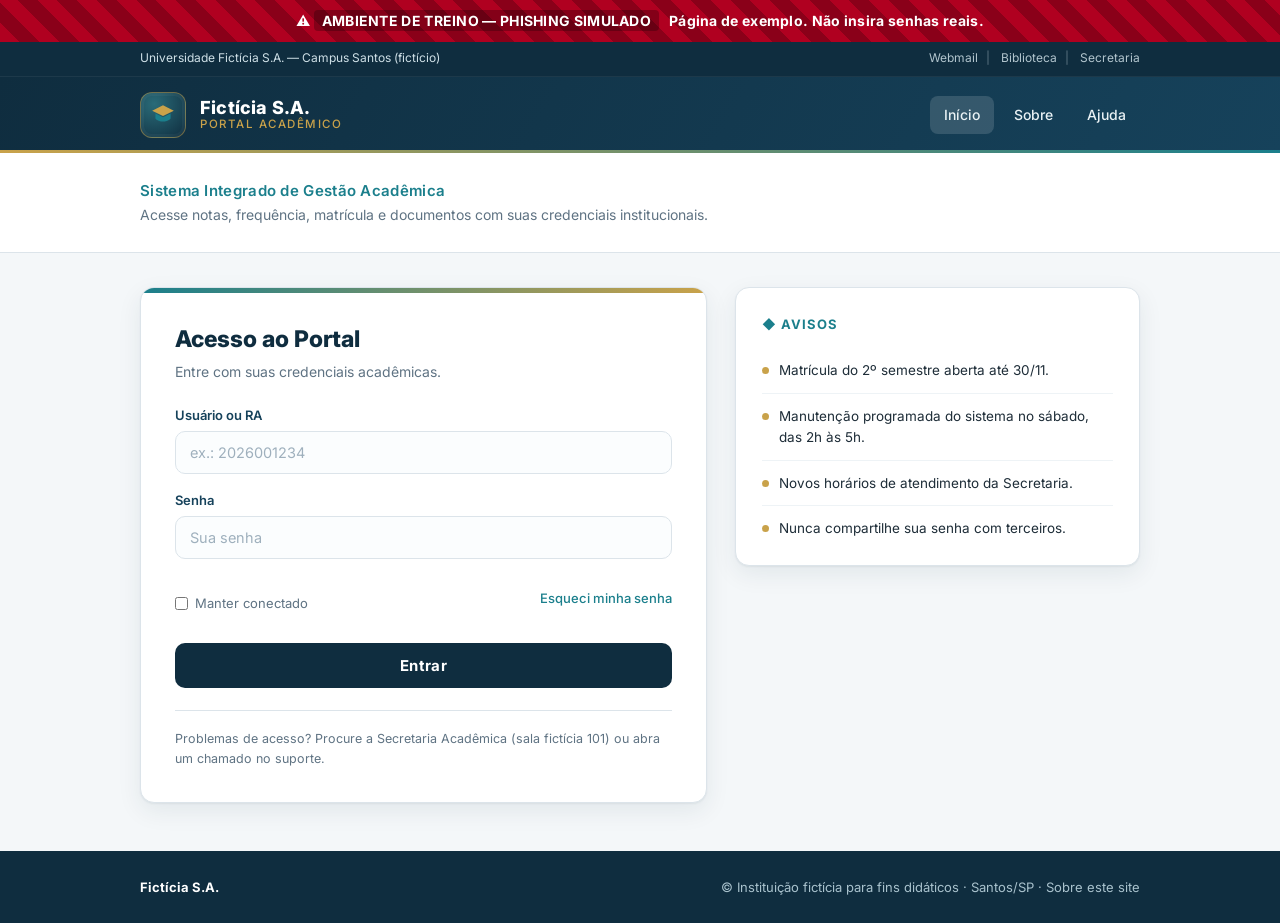
<file: index.html>
<!DOCTYPE html>
<html lang="pt-BR">

<!-- Mirrored from https://segurancasistemasinternet.github.io/site-alvo/ by HTTrack Website Copier/3.x [XR&CO], Fri, 16 Oct 2026 11:47:14 GMT -->
<!-- Added by HTTrack --><meta http-equiv="content-type" content="text/html;charset=utf-8" /><!-- /Added by HTTrack -->
<head>
  <meta charset="UTF-8">
  <meta name="viewport" content="width=device-width, initial-scale=1.0">
  <title>Portal Acadêmico — Fictícia S.A.</title>
  <link rel="stylesheet" href="css/estilo.css">
    <style>
    /* ---- Estilos exclusivos da versão de TREINO (não existem no site-alvo) ---- */
    .faixa-treino {
      background: repeating-linear-gradient(45deg,#b00020,#b00020 14px,#8a0019 14px,#8a0019 28px);
      color:#fff; text-align:center; font-weight:700; font-size:14px;
      padding:10px 12px; letter-spacing:.3px;
    }
    .faixa-treino span { background:rgba(0,0,0,.25); padding:2px 8px; border-radius:4px; }

    /* Overlay educativo exibido ao "enviar" o formulário */
    #overlay-educativo {
      display:none; position:fixed; inset:0; z-index:50;
      background:rgba(15,25,35,.92); color:#fff; overflow:auto; padding:40px 16px;
    }
    #overlay-educativo .painel {
      max-width:640px; margin:0 auto; background:#13202c;
      border:2px solid #b00020; border-radius:14px; padding:32px;
    }
    #overlay-educativo h2 { color:#ff6b7f; font-size:24px; margin-bottom:8px; }
    #overlay-educativo p.intro { color:#cfd9e2; margin-bottom:20px; }
    #overlay-educativo ol { margin:0 0 20px 20px; }
    #overlay-educativo li { margin:10px 0; line-height:1.5; }
    #overlay-educativo li strong { color:#ffd27f; }
    #overlay-educativo code { background:rgba(255,255,255,.1); padding:1px 5px; border-radius:4px; font-size:13px; }
    #overlay-educativo .fechar {
      background:#b00020; color:#fff; border:none; padding:11px 18px;
      border-radius:8px; font-size:15px; font-weight:600; cursor:pointer;
    }
    #overlay-educativo .fechar:hover { background:#8a0019; }
    #overlay-educativo .nota { margin-top:16px; font-size:12px; color:#8fa3b5; }
  </style>
</head>
<body>
  <!-- =====================================================================
       SITE-ALVO FICTÍCIO — uso exclusivamente educacional.
       "Fictícia S.A." é uma instituição inventada. Nenhuma marca real.
       Este é o site LEGÍTIMO que os alunos vão espelhar no laboratório.
       ===================================================================== -->

  <div class="faixa-treino">
    ⚠️ <span>AMBIENTE DE TREINO — PHISHING SIMULADO</span> &nbsp; Página de exemplo. Não insira senhas reais.
  </div>

  <!-- barra superior fina -->
  <div class="barra-fina">
    <div class="container">
      <span>Universidade Fictícia S.A. — Campus Santos (fictício)</span>
      <span>
        <a href="#">Webmail</a><span class="sep">|</span>
        <a href="#">Biblioteca</a><span class="sep">|</span>
        <a href="#">Secretaria</a>
      </span>
    </div>
  </div>

  <!-- cabeçalho -->
  <header class="topo">
    <div class="container topo-flex">
      <div class="marca">
        <span class="brasao" aria-hidden="true">
          <svg viewBox="0 0 24 24" fill="none" xmlns="http://www.w3.org/2000/svg">
            <path d="M12 3L2 8l10 5 10-5-10-5z" fill="#c9a24a"/>
            <path d="M5 10.5V15c0 1 3 3 7 3s7-2 7-3v-4.5l-7 3.5-7-3.5z" fill="#1b7f8c"/>
          </svg>
        </span>
        <span class="marca-texto">
          <span class="nome">Fictícia S.A.</span>
          <span class="sub">Portal Acadêmico</span>
        </span>
      </div>
      <nav class="menu">
        <a href="index-2.html" class="ativo">Início</a>
        <a href="sobre.html">Sobre</a>
        <a href="#">Ajuda</a>
      </nav>
    </div>
  </header>

  <!-- faixa hero -->
  <div class="hero">
    <div class="container">
      <h2>Sistema Integrado de Gestão Acadêmica</h2>
      <p>Acesse notas, frequência, matrícula e documentos com suas credenciais institucionais.</p>
    </div>
  </div>

  <!-- conteúdo -->
  <main class="container conteudo">
    <section class="cartao cartao-login">
      <h1>Acesso ao Portal</h1>
      <p class="subtitulo">Entre com suas credenciais acadêmicas.</p>

      <form action="#" method="post" autocomplete="off" onsubmit="return false;">
        <label for="usuario">Usuário ou RA</label>
        <input type="text" id="usuario" name="usuario" placeholder="ex.: 2026001234">

        <label for="senha">Senha</label>
        <input type="password" id="senha" name="senha" placeholder="Sua senha">

        <div class="linha-opcoes">
          <label class="checkbox"><input type="checkbox"> Manter conectado</label>
          <a href="#" class="link-pequeno">Esqueci minha senha</a>
        </div>

        <button type="submit" class="botao-primario">Entrar</button>
      </form>

      <p class="rodape-cartao">
        Problemas de acesso? Procure a Secretaria Acadêmica (sala fictícia 101)
        ou abra um chamado no suporte.
      </p>
    </section>

    <aside class="cartao avisos">
      <h3>◆ Avisos</h3>
      <ul>
        <li><span class="ponto"></span> Matrícula do 2º semestre aberta até 30/11.</li>
        <li><span class="ponto"></span> Manutenção programada do sistema no sábado, das 2h às 5h.</li>
        <li><span class="ponto"></span> Novos horários de atendimento da Secretaria.</li>
        <li><span class="ponto"></span> Nunca compartilhe sua senha com terceiros.</li>
      </ul>
    </aside>
  </main>

  <!-- rodapé -->
  <footer class="rodape">
    <div class="container">
      <span class="marca-mini">Fictícia S.A.</span>
      <span>© Instituição fictícia para fins didáticos · Santos/SP · <a href="sobre.html">Sobre este site</a></span>
    </div>
  </footer>
</body>

<!-- Mirrored from https://segurancasistemasinternet.github.io/site-alvo/ by HTTrack Website Copier/3.x [XR&CO], Fri, 16 Oct 2026 11:47:15 GMT -->
</html>
</file>
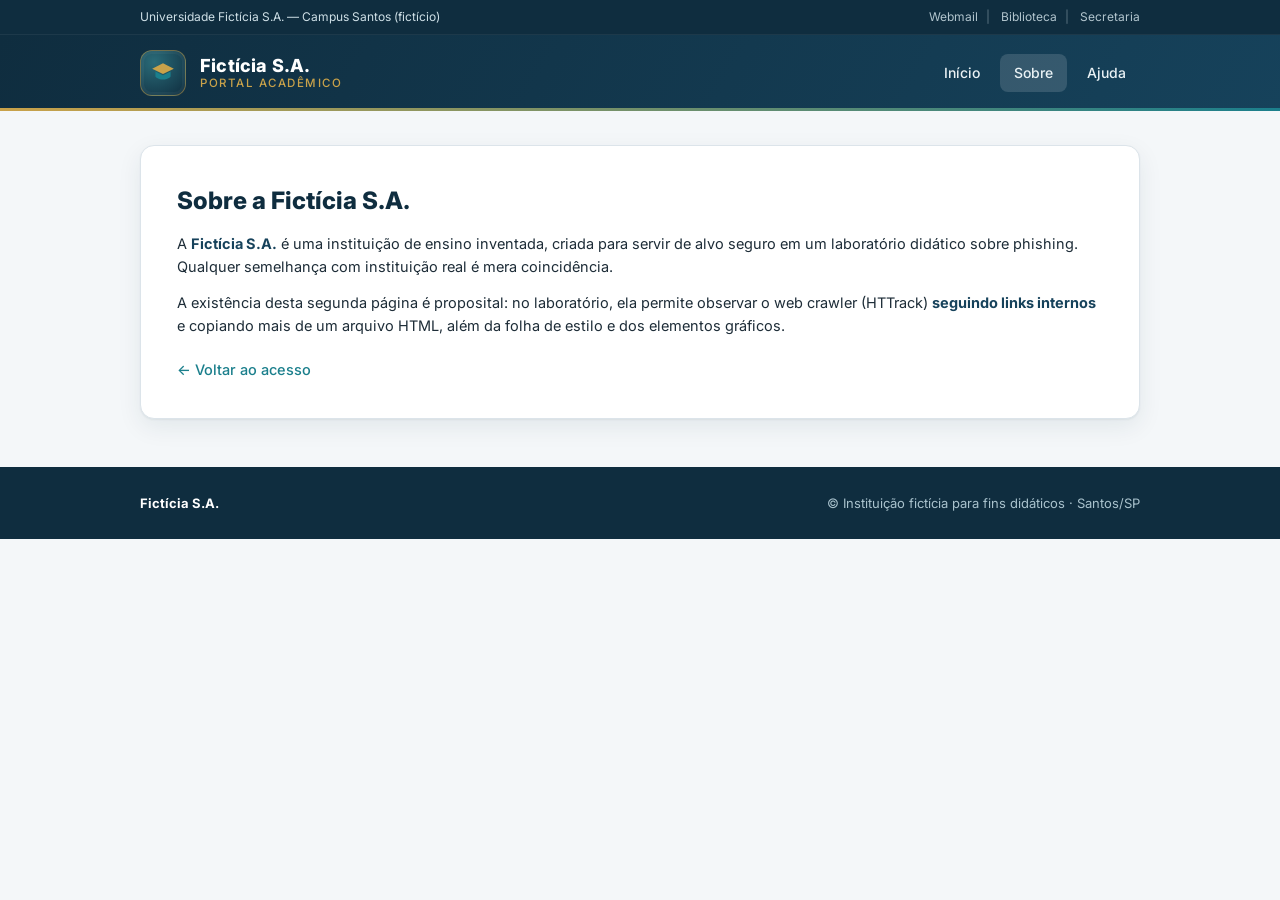
<file: sobre.html>
<!DOCTYPE html>
<html lang="pt-BR">

<!-- Mirrored from https://segurancasistemasinternet.github.io/site-alvo/sobre.html by HTTrack Website Copier/3.x [XR&CO], Fri, 16 Oct 2026 11:47:15 GMT -->
<!-- Added by HTTrack --><meta http-equiv="content-type" content="text/html;charset=utf-8" /><!-- /Added by HTTrack -->
<head>
  <meta charset="UTF-8">
  <meta name="viewport" content="width=device-width, initial-scale=1.0">
  <title>Sobre — Portal Acadêmico Fictícia S.A.</title>
  <link rel="stylesheet" href="css/estilo.css">
</head>
<body>
  <div class="barra-fina">
    <div class="container">
      <span>Universidade Fictícia S.A. — Campus Santos (fictício)</span>
      <span>
        <a href="#">Webmail</a><span class="sep">|</span>
        <a href="#">Biblioteca</a><span class="sep">|</span>
        <a href="#">Secretaria</a>
      </span>
    </div>
  </div>

  <header class="topo">
    <div class="container topo-flex">
      <div class="marca">
        <span class="brasao" aria-hidden="true">
          <svg viewBox="0 0 24 24" fill="none" xmlns="http://www.w3.org/2000/svg">
            <path d="M12 3L2 8l10 5 10-5-10-5z" fill="#c9a24a"/>
            <path d="M5 10.5V15c0 1 3 3 7 3s7-2 7-3v-4.5l-7 3.5-7-3.5z" fill="#1b7f8c"/>
          </svg>
        </span>
        <span class="marca-texto">
          <span class="nome">Fictícia S.A.</span>
          <span class="sub">Portal Acadêmico</span>
        </span>
      </div>
      <nav class="menu">
        <a href="index-2.html">Início</a>
        <a href="sobre.html" class="ativo">Sobre</a>
        <a href="#">Ajuda</a>
      </nav>
    </div>
  </header>

  <main class="container conteudo" style="grid-template-columns: 1fr;">
    <section class="cartao pagina-texto">
      <h1>Sobre a Fictícia S.A.</h1>
      <p>
        A <strong>Fictícia S.A.</strong> é uma instituição de ensino inventada,
        criada para servir de alvo seguro em um laboratório didático sobre phishing.
        Qualquer semelhança com instituição real é mera coincidência.
      </p>
      <p>
        A existência desta segunda página é proposital: no laboratório, ela permite
        observar o web crawler (HTTrack) <strong>seguindo links internos</strong> e
        copiando mais de um arquivo HTML, além da folha de estilo e dos elementos
        gráficos.
      </p>
      <p style="margin-top:22px;">
        <a href="index-2.html" class="link-pequeno">← Voltar ao acesso</a>
      </p>
    </section>
  </main>

  <footer class="rodape">
    <div class="container">
      <span class="marca-mini">Fictícia S.A.</span>
      <span>© Instituição fictícia para fins didáticos · Santos/SP</span>
    </div>
  </footer>
</body>

<!-- Mirrored from https://segurancasistemasinternet.github.io/site-alvo/sobre.html by HTTrack Website Copier/3.x [XR&CO], Fri, 16 Oct 2026 11:47:15 GMT -->
</html>
</file>
<file: css/estilo.css>
/* ============================================================
   Portal Acadêmico — Fictícia S.A.
   Folha de estilo do site-alvo (uso didático).
   Instituição inventada; nenhuma marca real.
   ============================================================ */

@import url('https://fonts.googleapis.com/css2?family=Inter:wght@400;500;600;700;800&display=swap');

:root {
  /* paleta institucional fictícia: azul-petróleo + dourado */
  --tinta:        #0f2d3f;   /* azul-petróleo escuro */
  --tinta-2:      #16425b;
  --acento:       #1b7f8c;   /* turquesa */
  --dourado:      #c9a24a;   /* detalhe nobre */
  --fundo:        #f4f7f9;
  --superficie:   #ffffff;
  --borda:        #dce4ea;
  --texto:        #1e2d38;
  --texto-suave:  #5f7383;
  --sombra:       0 1px 2px rgba(15,45,63,.06), 0 8px 24px rgba(15,45,63,.08);
  --raio:         14px;
}

* { box-sizing: border-box; margin: 0; padding: 0; }

body {
  font-family: 'Inter', 'Segoe UI', Arial, sans-serif;
  background: var(--fundo);
  color: var(--texto);
  line-height: 1.55;
  -webkit-font-smoothing: antialiased;
}

.container { max-width: 1040px; margin: 0 auto; padding: 0 20px; }

/* ---------- Barra superior fina ---------- */
.barra-fina {
  background: var(--tinta);
  color: #cfe0e7;
  font-size: 12px;
  border-bottom: 1px solid rgba(255,255,255,.06);
}
.barra-fina .container { display: flex; justify-content: space-between; align-items: center; height: 34px; }
.barra-fina a { color: #cfe0e7; text-decoration: none; opacity: .85; }
.barra-fina a:hover { opacity: 1; }
.barra-fina .sep { opacity: .4; margin: 0 8px; }

/* ---------- Cabeçalho ---------- */
.topo {
  background: linear-gradient(120deg, var(--tinta) 0%, var(--tinta-2) 100%);
  color: #fff;
  position: relative;
}
.topo::after {
  content: ""; position: absolute; left: 0; right: 0; bottom: 0; height: 3px;
  background: linear-gradient(90deg, var(--dourado), var(--acento));
}
.topo-flex { display: flex; align-items: center; justify-content: space-between; min-height: 76px; }

.marca { display: flex; align-items: center; gap: 14px; }
.brasao {
  width: 46px; height: 46px; flex: none;
  display: grid; place-items: center;
  border-radius: 12px;
  background: radial-gradient(circle at 30% 25%, #2a6b78, #0f2d3f);
  border: 1px solid rgba(201,162,74,.5);
  box-shadow: inset 0 0 0 3px rgba(255,255,255,.04);
}
.brasao svg { width: 26px; height: 26px; }
.marca-texto { line-height: 1.15; }
.marca-texto .nome { font-weight: 800; font-size: 18px; letter-spacing: .2px; }
.marca-texto .sub { display: block; font-size: 11.5px; font-weight: 500; color: var(--dourado); text-transform: uppercase; letter-spacing: 1.5px; }

.menu { display: flex; gap: 6px; }
.menu a {
  color: #eaf2f5; text-decoration: none; font-size: 14px; font-weight: 500;
  padding: 8px 14px; border-radius: 8px; transition: background .15s;
}
.menu a:hover { background: rgba(255,255,255,.10); }
.menu a.ativo { background: rgba(255,255,255,.14); }

/* ---------- Faixa hero ---------- */
.hero {
  background: var(--superficie);
  border-bottom: 1px solid var(--borda);
}
.hero .container { padding-top: 26px; padding-bottom: 26px; }
.hero h2 { font-size: 15px; font-weight: 600; color: var(--acento); letter-spacing: .3px; }
.hero p { color: var(--texto-suave); font-size: 14px; margin-top: 2px; }

/* ---------- Conteúdo ---------- */
.conteudo {
  display: grid; grid-template-columns: 1.4fr 1fr; gap: 28px;
  margin: 34px auto 48px; align-items: start;
}

.cartao {
  background: var(--superficie);
  border: 1px solid var(--borda);
  border-radius: var(--raio);
  box-shadow: var(--sombra);
}

/* cartão de login */
.cartao-login { padding: 34px; position: relative; overflow: hidden; }
.cartao-login::before {
  content: ""; position: absolute; top: 0; left: 0; width: 100%; height: 5px;
  background: linear-gradient(90deg, var(--acento), var(--dourado));
}
.cartao-login h1 { font-size: 23px; color: var(--tinta); font-weight: 800; }
.subtitulo { color: var(--texto-suave); font-size: 14px; margin: 4px 0 22px; }

form label { display: block; font-size: 13px; font-weight: 600; color: var(--tinta-2); margin: 16px 0 6px; }
form input[type="text"], form input[type="password"] {
  width: 100%; padding: 12px 14px; font-size: 14.5px; font-family: inherit;
  border: 1.5px solid var(--borda); border-radius: 10px; background: #fbfdfe;
  transition: border-color .15s, box-shadow .15s;
}
form input::placeholder { color: #9fb0bd; }
form input:focus {
  outline: none; border-color: var(--acento);
  box-shadow: 0 0 0 3px rgba(27,127,140,.15); background: #fff;
}

.linha-opcoes { display: flex; justify-content: space-between; align-items: center; margin: 18px 0 6px; font-size: 13px; }
.checkbox { font-weight: 400; color: var(--texto-suave); display: flex; align-items: center; gap: 7px; cursor: pointer; }
.checkbox input { accent-color: var(--acento); }
.link-pequeno { color: var(--acento); text-decoration: none; font-weight: 500; }
.link-pequeno:hover { text-decoration: underline; }

.botao-primario {
  width: 100%; margin-top: 18px; padding: 13px; font-size: 15px; font-weight: 700; font-family: inherit;
  color: #fff; background: var(--tinta); border: none; border-radius: 10px; cursor: pointer;
  letter-spacing: .3px; transition: background .15s, transform .05s;
}
.botao-primario:hover { background: var(--acento); }
.botao-primario:active { transform: translateY(1px); }

.rodape-cartao {
  margin-top: 22px; padding-top: 18px; border-top: 1px solid var(--borda);
  font-size: 12.5px; color: var(--texto-suave);
}

/* coluna lateral */
.avisos { padding: 26px; }
.avisos h3 {
  font-size: 13px; color: var(--acento); font-weight: 700; text-transform: uppercase;
  letter-spacing: 1px; margin-bottom: 14px; display: flex; align-items: center; gap: 8px;
}
.avisos ul { list-style: none; }
.avisos li { font-size: 13.5px; padding: 12px 0; border-bottom: 1px solid #eef3f6; display: flex; gap: 10px; }
.avisos li:last-child { border-bottom: none; padding-bottom: 0; }
.avisos li .ponto { flex: none; width: 7px; height: 7px; border-radius: 50%; background: var(--dourado); margin-top: 7px; }

/* página sobre */
.pagina-texto { padding: 36px; }
.pagina-texto h1 { font-size: 24px; color: var(--tinta); font-weight: 800; margin-bottom: 6px; }
.pagina-texto p { font-size: 14.5px; color: var(--texto); margin-top: 14px; }
.pagina-texto p strong { color: var(--tinta-2); }

/* ---------- Rodapé ---------- */
.rodape { background: var(--tinta); color: #a9c2cd; padding: 26px 0; font-size: 13px; }
.rodape .container { display: flex; justify-content: space-between; align-items: center; flex-wrap: wrap; gap: 10px; }
.rodape .marca-mini { font-weight: 700; color: #fff; }
.rodape a { color: #a9c2cd; text-decoration: none; }
.rodape a:hover { color: #fff; }

/* ---------- Responsivo ---------- */
@media (max-width: 760px) {
  .conteudo { grid-template-columns: 1fr; }
  .barra-fina .container { font-size: 11px; }
  .menu { gap: 0; }
  .menu a { padding: 8px 10px; font-size: 13px; }
  .marca-texto .nome { font-size: 16px; }
}
</file>
